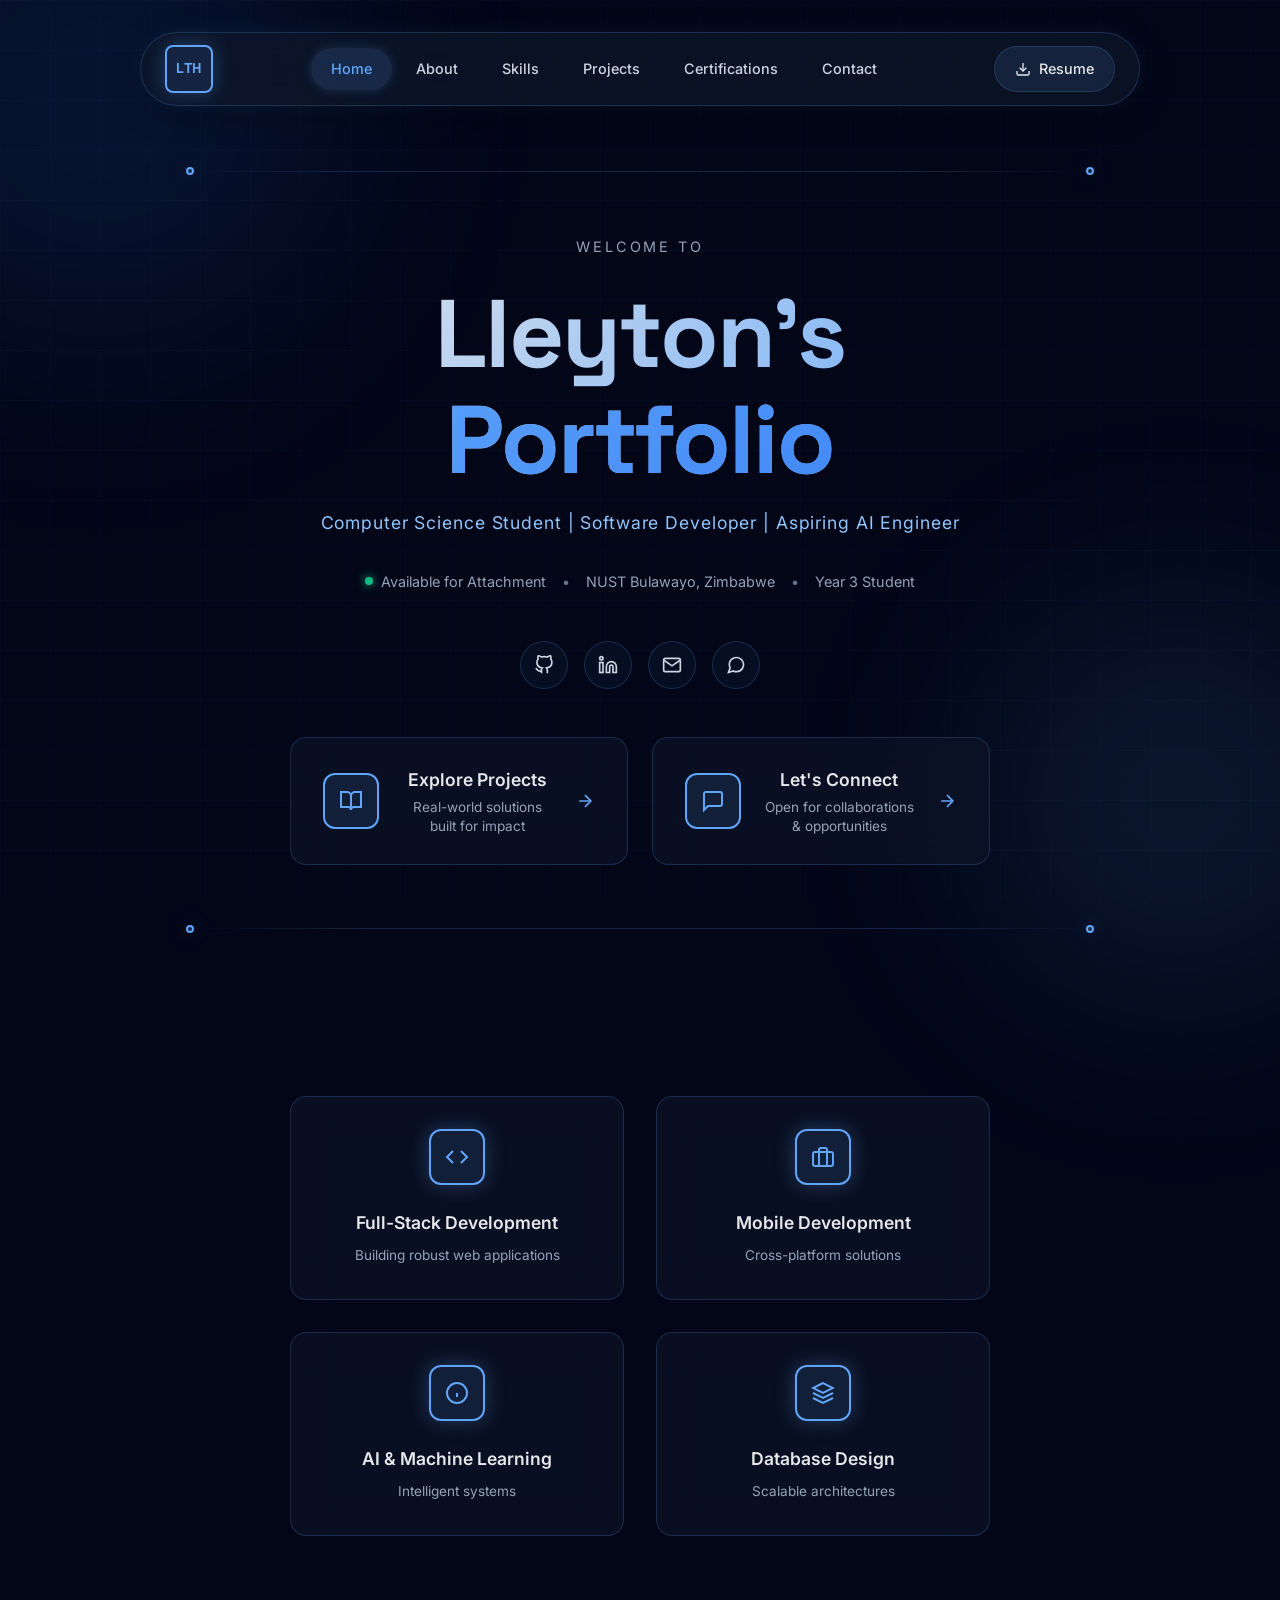
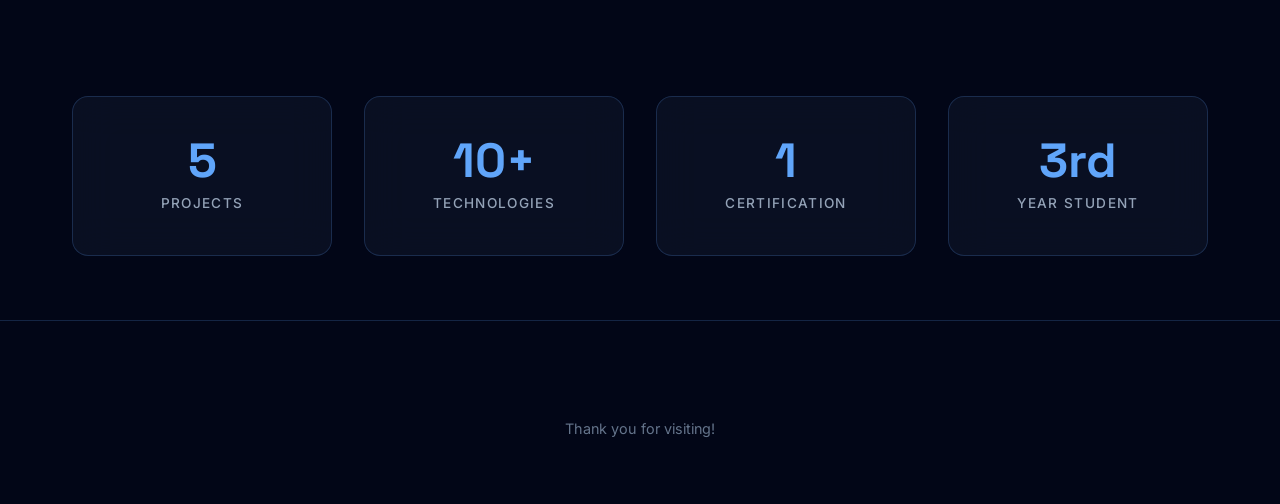
<file: index.html>
<!DOCTYPE html>
<html lang="en">
<head>
    <meta charset="UTF-8">
    <meta name="viewport" content="width=device-width, initial-scale=1.0">
    <meta name="description" content="Lleyton Tinashe Harris — Aspiring AI Engineer | Software Developer.">
    <meta name="author" content="Lleyton Tinashe Harris">
    
    <!-- Favicons -->
    <link rel="icon" type="image/svg+xml" href="favicon.svg">
    <!-- Fallback for older browsers -->
    <link rel="icon" type="image/x-icon" href="favicon.ico">
    <link rel="icon" type="image/png" sizes="32x32" href="favicon-32x32.png">
    <link rel="icon" type="image/png" sizes="16x16" href="favicon-16x16.png">
    <link rel="apple-touch-icon" sizes="180x180" href="apple-touch-icon.png">
    
    <title>Lleyton Tinashe Harris</title>
    
    <!-- Google Fonts -->
    <link rel="preconnect" href="https://fonts.googleapis.com">
    <link rel="preconnect" href="https://fonts.gstatic.com" crossorigin>
    <link href="https://fonts.googleapis.com/css2?family=Inter:wght@300;400;500;600;700;800&family=Space+Grotesk:wght@400;500;600;700&display=swap" rel="stylesheet">
    
    <link rel="stylesheet" href="style.css">
</head>
<body>

    <!-- GRID BACKGROUND -->
    <div class="grid-bg"></div>
    <div class="glow-orb glow-orb--1"></div>
    <div class="glow-orb glow-orb--2"></div>

    <!-- GLASSMORPHIC NAVIGATION -->
    <nav class="nav-glass">
        <div class="nav-glass__inner">
            <!-- Logo -->
            <div class="nav-glass__logo">
                <div class="logo-icon">LTH</div>
            </div>

            <!-- Center Navigation Links -->
            <ul class="nav-glass__menu">
                <li><a href="#home" class="nav-glass__link active" data-navigate="home">Home</a></li>
                <li><a href="#about" class="nav-glass__link" data-navigate="about">About</a></li>
                <li><a href="#skills" class="nav-glass__link" data-navigate="skills">Skills</a></li>
                <li><a href="#projects" class="nav-glass__link" data-navigate="projects">Projects</a></li>
                <li><a href="#certifications" class="nav-glass__link" data-navigate="certifications">Certifications</a></li>
                <li><a href="#contact" class="nav-glass__link" data-navigate="contact">Contact</a></li>
            </ul>

            <!-- Resume Button -->
            <div class="nav-glass__actions">
                <a href="lleyton-harris-cv.pdf" download class="btn-glass">
                    <svg width="16" height="16" viewBox="0 0 24 24" fill="none" stroke="currentColor" stroke-width="2">
                        <path d="M21 15v4a2 2 0 0 1-2 2H5a2 2 0 0 1-2-2v-4"/>
                        <polyline points="7 10 12 15 17 10"/>
                        <line x1="12" y1="15" x2="12" y2="3"/>
                    </svg>
                    Resume
                </a>
            </div>

            <!-- Mobile Hamburger -->
            <button class="nav-glass__hamburger" id="mobile-menu-toggle">
                <span></span>
                <span></span>
                <span></span>
            </button>
        </div>
    </nav>

    <!-- MAIN CONTAINER -->
    <main class="main-container">

        <!-- ============================================
             HERO SECTION
        ============================================= -->
        <section class="hero" id="home">
            <div class="hero__content">
                
                <!-- Blueprint guides -->
                <div class="blueprint-guide blueprint-guide--top"></div>
                <div class="blueprint-guide blueprint-guide--bottom"></div>
                <div class="blueprint-dot blueprint-dot--tl"></div>
                <div class="blueprint-dot blueprint-dot--tr"></div>
                <div class="blueprint-dot blueprint-dot--bl"></div>
                <div class="blueprint-dot blueprint-dot--br"></div>

                <p class="hero__welcome">Welcome to</p>
                
                <h1 class="hero__title">
                    Lleyton's
                    <span class="hero__title-accent">Portfolio</span>
                </h1>

                <p class="hero__subtitle">Computer Science Student | Software Developer | Aspiring AI Engineer</p>
                
                <div class="hero__meta">
                    <span class="meta-item">
                        <span class="status-dot"></span>
                        Available for Attachment
                    </span>
                    <span class="meta-divider">•</span>
                    <span class="meta-item">NUST Bulawayo, Zimbabwe</span>
                    <span class="meta-divider">•</span>
                    <span class="meta-item">Year 3 Student</span>
                </div>

                <!-- Social Icons with WhatsApp -->
                <div class="social-icons">
                    <a href="https://github.com/lleytontinasheharris" target="_blank" rel="noopener" class="social-icon" aria-label="GitHub">
                        <svg width="20" height="20" viewBox="0 0 24 24" fill="none" stroke="currentColor" stroke-width="2">
                            <path d="M9 19c-5 1.5-5-2.5-7-3m14 6v-3.87a3.37 3.37 0 0 0-.94-2.61c3.14-.35 6.44-1.54 6.44-7A5.44 5.44 0 0 0 20 4.77 5.07 5.07 0 0 0 19.91 1S18.73.65 16 2.48a13.38 13.38 0 0 0-7 0C6.27.65 5.09 1 5.09 1A5.07 5.07 0 0 0 5 4.77a5.44 5.44 0 0 0-1.5 3.78c0 5.42 3.3 6.61 6.44 7A3.37 3.37 0 0 0 9 18.13V22"/>
                        </svg>
                    </a>
                    <a href="https://linkedin.com/in/lleyton-tinashe-harris" target="_blank" rel="noopener" class="social-icon" aria-label="LinkedIn">
                        <svg width="20" height="20" viewBox="0 0 24 24" fill="none" stroke="currentColor" stroke-width="2">
                            <path d="M16 8a6 6 0 0 1 6 6v7h-4v-7a2 2 0 0 0-2-2 2 2 0 0 0-2 2v7h-4v-7a6 6 0 0 1 6-6z"/>
                            <rect x="2" y="9" width="4" height="12"/>
                            <circle cx="4" cy="4" r="2"/>
                        </svg>
                    </a>
                    <a href="mailto:tinashelleytonharris@gmail.com" class="social-icon" aria-label="Email">
                        <svg width="20" height="20" viewBox="0 0 24 24" fill="none" stroke="currentColor" stroke-width="2">
                            <path d="M4 4h16c1.1 0 2 .9 2 2v12c0 1.1-.9 2-2 2H4c-1.1 0-2-.9-2-2V6c0-1.1.9-2 2-2z"/>
                            <polyline points="22,6 12,13 2,6"/>
                        </svg>
                    </a>
                    <a href="https://wa.me/263778998636" target="_blank" rel="noopener" class="social-icon" aria-label="WhatsApp">
                        <svg width="20" height="20" viewBox="0 0 24 24" fill="none" stroke="currentColor" stroke-width="2">
                            <path d="M21 11.5a8.38 8.38 0 0 1-.9 3.8 8.5 8.5 0 0 1-7.6 4.7 8.38 8.38 0 0 1-3.8-.9L3 21l1.9-5.7a8.38 8.38 0 0 1-.9-3.8 8.5 8.5 0 0 1 4.7-7.6 8.38 8.38 0 0 1 3.8-.9h.5a8.48 8.48 0 0 1 8 8v.5z"/>
                        </svg>
                    </a>
                </div>

                <!-- Improved CTA Section -->
                <div class="hero__actions">
                    <div class="action-card" data-navigate="projects">
                        <div class="action-card__icon">
                            <svg width="24" height="24" viewBox="0 0 24 24" fill="none" stroke="currentColor" stroke-width="2">
                                <path d="M2 3h6a4 4 0 0 1 4 4v14a3 3 0 0 0-3-3H2z"/>
                                <path d="M22 3h-6a4 4 0 0 0-4 4v14a3 3 0 0 1 3-3h7z"/>
                            </svg>
                        </div>
                        <div class="action-card__content">
                            <h3 class="action-card__title">Explore Projects</h3>
                            <p class="action-card__desc">Real-world solutions built for impact</p>
                        </div>
                        <svg class="action-card__arrow" width="20" height="20" viewBox="0 0 24 24" fill="none" stroke="currentColor" stroke-width="2">
                            <line x1="5" y1="12" x2="19" y2="12"/>
                            <polyline points="12 5 19 12 12 19"/>
                        </svg>
                    </div>

                    <div class="action-card" data-navigate="contact">
                        <div class="action-card__icon">
                            <svg width="24" height="24" viewBox="0 0 24 24" fill="none" stroke="currentColor" stroke-width="2">
                                <path d="M21 15a2 2 0 0 1-2 2H7l-4 4V5a2 2 0 0 1 2-2h14a2 2 0 0 1 2 2z"/>
                            </svg>
                        </div>
                        <div class="action-card__content">
                            <h3 class="action-card__title">Let's Connect</h3>
                            <p class="action-card__desc">Open for collaborations & opportunities</p>
                        </div>
                        <svg class="action-card__arrow" width="20" height="20" viewBox="0 0 24 24" fill="none" stroke="currentColor" stroke-width="2">
                            <line x1="5" y1="12" x2="19" y2="12"/>
                            <polyline points="12 5 19 12 12 19"/>
                        </svg>
                    </div>
                </div>

            </div>
        </section>

        <!-- ============================================
             SPECIALIZATION TIMELINE
        ============================================= -->
        <section class="timeline">
            <div class="timeline__track">
                
                <div class="timeline__node">
                    <div class="node-card">
                        <div class="node-icon">
                            <svg width="24" height="24" viewBox="0 0 24 24" fill="none" stroke="currentColor" stroke-width="2">
                                <polyline points="16 18 22 12 16 6"/>
                                <polyline points="8 6 2 12 8 18"/>
                            </svg>
                        </div>
                        <h3>Full-Stack Development</h3>
                        <p>Building robust web applications</p>
                    </div>
                </div>

                <div class="timeline__connector"></div>

                <div class="timeline__node">
                    <div class="node-card">
                        <div class="node-icon">
                            <svg width="24" height="24" viewBox="0 0 24 24" fill="none" stroke="currentColor" stroke-width="2">
                                <rect x="2" y="7" width="20" height="14" rx="2" ry="2"/>
                                <path d="M16 21V5a2 2 0 0 0-2-2h-4a2 2 0 0 0-2 2v16"/>
                            </svg>
                        </div>
                        <h3>Mobile Development</h3>
                        <p>Cross-platform solutions</p>
                    </div>
                </div>

                <div class="timeline__connector"></div>

                <div class="timeline__node">
                    <div class="node-card">
                        <div class="node-icon">
                            <svg width="24" height="24" viewBox="0 0 24 24" fill="none" stroke="currentColor" stroke-width="2">
                                <circle cx="12" cy="12" r="10"/>
                                <path d="M12 16v-4"/>
                                <path d="M12 8h.01"/>
                            </svg>
                        </div>
                        <h3>AI & Machine Learning</h3>
                        <p>Intelligent systems</p>
                    </div>
                </div>

                <div class="timeline__connector"></div>

                <div class="timeline__node">
                    <div class="node-card">
                        <div class="node-icon">
                            <svg width="24" height="24" viewBox="0 0 24 24" fill="none" stroke="currentColor" stroke-width="2">
                                <path d="M12 2L2 7l10 5 10-5-10-5z"/>
                                <path d="M2 17l10 5 10-5M2 12l10 5 10-5"/>
                            </svg>
                        </div>
                        <h3>Database Design</h3>
                        <p>Scalable architectures</p>
                    </div>
                </div>

            </div>
        </section>

        <!-- ============================================
             QUICK STATS
        ============================================= -->
        <section class="stats">
            <div class="stat-card">
                <div class="stat-number">5</div>
                <div class="stat-label">Projects</div>
            </div>
            <div class="stat-card">
                <div class="stat-number">10+</div>
                <div class="stat-label">Technologies</div>
            </div>
            <div class="stat-card">
                <div class="stat-number">1</div>
                <div class="stat-label">Certification</div>
            </div>
            <div class="stat-card">
                <div class="stat-number">3rd</div>
                <div class="stat-label">Year Student</div>
            </div>
        </section>

        <!-- ============================================
             FOOTER
        ============================================= -->
        <footer class="footer">
            <p class="footer__subtext">Thank you for visiting!</p>
        </footer>

    </main>

    <!-- ============================================
         PAGE OVERLAY
    ============================================= -->
    <div id="page-overlay" class="page-overlay">
        <div class="overlay-inner">
            <div class="overlay-topbar">
                <button class="close-page" id="close-page">
                    <svg width="18" height="18" viewBox="0 0 24 24" fill="none" stroke="currentColor" stroke-width="2">
                        <line x1="18" y1="6" x2="6" y2="18"/>
                        <line x1="6" y1="6" x2="18" y2="18"/>
                    </svg>
                    Back
                </button>
            </div>
            <div class="page-content" id="page-content"></div>
        </div>
    </div>

    <script src="script.js"></script>
</body>
</html>
</file>
<file: style.css>
/* ================================================================
   LLEYTON TINASHE HARRIS — FUTURISTIC PORTFOLIO
   Cyber-Tech Interface Design
================================================================ */

/* ================================================================
   ROOT VARIABLES
================================================================ */

:root {
    /* Colors */
    --bg-primary: #020617;
    --bg-secondary: #030712;
    --bg-tertiary: #0A1022;
    --bg-card: rgba(15, 23, 42, 0.6);
    
    /* Accent Colors */
    --accent-primary: #60A5FA;
    --accent-secondary: #3B82F6;
    --accent-light: #93C5FD;
    --accent-glow: rgba(96, 165, 250, 0.4);
    
    /* Text Colors */
    --text-primary: #E5E7EB;
    --text-secondary: #CBD5E1;
    --text-muted: #94A3B8;
    --text-dim: #64748B;
    
    /* Effects */
    --border-color: rgba(96, 165, 250, 0.2);
    --glow-sm: 0 0 20px rgba(96, 165, 250, 0.3);
    --glow-md: 0 0 40px rgba(96, 165, 250, 0.4);
    --glow-lg: 0 0 60px rgba(96, 165, 250, 0.5);
    
    /* Transitions */
    --transition-fast: 0.2s cubic-bezier(0.4, 0, 0.2, 1);
    --transition-base: 0.3s cubic-bezier(0.4, 0, 0.2, 1);
    --transition-slow: 0.6s cubic-bezier(0.4, 0, 0.2, 1);
}

/* ================================================================
   RESET & BASE
================================================================ */

*, *::before, *::after {
    margin: 0;
    padding: 0;
    box-sizing: border-box;
}

html {
    overflow-x: hidden;
    /* Hide html scrollbar */
    scrollbar-width: none;
}

html::-webkit-scrollbar {
    display: none;
}

body {
    font-family: 'Inter', -apple-system, BlinkMacSystemFont, sans-serif;
    background: var(--bg-primary);
    color: var(--text-primary);
    line-height: 1.6;
    overflow-x: hidden;
    -webkit-font-smoothing: antialiased;
    -moz-osx-font-smoothing: grayscale;
    /* Hide body scrollbar — Firefox */
    scrollbar-width: none;
}

/* Hide body scrollbar — WebKit */
body::-webkit-scrollbar {
    display: none;
}

/* Lock body when overlay is open */
body.overlay-open {
    overflow: hidden;
}

/* ================================================================
   GRID BACKGROUND
================================================================ */

.grid-bg {
    position: fixed;
    inset: 0;
    background-image: 
        linear-gradient(rgba(96, 165, 250, 0.03) 1px, transparent 1px),
        linear-gradient(90deg, rgba(96, 165, 250, 0.03) 1px, transparent 1px);
    background-size: 50px 50px;
    pointer-events: none;
    z-index: 0;
}

/* ================================================================
   GLOW ORBS
================================================================ */

.glow-orb {
    position: fixed;
    border-radius: 50%;
    filter: blur(100px);
    opacity: 0.15;
    pointer-events: none;
    z-index: 0;
    animation: float 20s ease-in-out infinite;
}

.glow-orb--1 {
    width: 600px;
    height: 600px;
    background: radial-gradient(circle, #3B82F6, transparent);
    top: -200px;
    left: -200px;
}

.glow-orb--2 {
    width: 500px;
    height: 500px;
    background: radial-gradient(circle, #60A5FA, transparent);
    bottom: -150px;
    right: -150px;
    animation-delay: -10s;
}

@keyframes float {
    0%, 100% { transform: translate(0, 0); }
    33% { transform: translate(30px, -30px); }
    66% { transform: translate(-20px, 20px); }
}

/* ================================================================
   NAVIGATION
================================================================ */

.nav {
    position: fixed;
    top: 0;
    left: 0;
    right: 0;
    z-index: 100;
    display: flex;
    justify-content: space-between;
    align-items: center;
    padding: 2rem 4rem;
    background: rgba(2, 6, 23, 0.6);
    backdrop-filter: blur(20px);
    border-bottom: 1px solid var(--border-color);
}

.nav__logo {
    display: flex;
    align-items: center;
    gap: 1rem;
}

.logo-icon {
    width: 48px;
    height: 48px;
    display: flex;
    align-items: center;
    justify-content: center;
    background: rgba(96, 165, 250, 0.1);
    border: 2px solid var(--accent-primary);
    border-radius: 8px;
    font-family: 'Space Grotesk', monospace;
    font-weight: 700;
    font-size: 0.9rem;
    color: var(--accent-primary);
    letter-spacing: 0.05em;
    box-shadow: var(--glow-sm);
    transition: all var(--transition-base);
}

.logo-icon:hover {
    box-shadow: var(--glow-md);
    transform: scale(1.05);
}

/* ================================================================
   BUTTONS
================================================================ */

.btn-glass {
    padding: 0.75rem 1.5rem;
    background: rgba(96, 165, 250, 0.1);
    border: 1px solid var(--border-color);
    border-radius: 50px;
    color: var(--text-primary);
    font-size: 0.9rem;
    font-weight: 500;
    text-decoration: none;
    backdrop-filter: blur(10px);
    transition: all var(--transition-base);
    cursor: pointer;
}

.btn-glass:hover {
    background: rgba(96, 165, 250, 0.2);
    border-color: var(--accent-primary);
    box-shadow: var(--glow-sm);
}

.btn-primary {
    padding: 1rem 2rem;
    background: var(--accent-primary);
    border: none;
    border-radius: 50px;
    color: var(--bg-primary);
    font-size: 0.95rem;
    font-weight: 600;
    display: inline-flex;
    align-items: center;
    gap: 0.5rem;
    cursor: pointer;
    transition: all var(--transition-base);
    box-shadow: var(--glow-md);
}

.btn-primary:hover {
    background: var(--accent-secondary);
    box-shadow: var(--glow-lg);
    transform: translateY(-2px);
}

.btn-secondary {
    padding: 1rem 2rem;
    background: transparent;
    border: 2px solid var(--accent-primary);
    border-radius: 50px;
    color: var(--accent-primary);
    font-size: 0.95rem;
    font-weight: 600;
    cursor: pointer;
    transition: all var(--transition-base);
}

.btn-secondary:hover {
    background: rgba(96, 165, 250, 0.1);
    box-shadow: var(--glow-sm);
}

/* ================================================================
   MAIN CONTAINER
================================================================ */

.main-container {
    position: relative;
    z-index: 1;
    padding-top: 100px;
}

/* ================================================================
   HERO SECTION
================================================================ */

.hero {
    min-height: 100vh;
    display: flex;
    align-items: center;
    justify-content: center;
    padding: 4rem 2rem;
    position: relative;
}

.hero__content {
    max-width: 900px;
    width: 100%;
    text-align: center;
    position: relative;
    padding: 4rem 2rem;
}

/* Blueprint Guides */
.blueprint-guide {
    position: absolute;
    left: 0;
    right: 0;
    height: 1px;
    background: linear-gradient(90deg, 
        transparent, 
        var(--border-color) 20%, 
        var(--border-color) 80%, 
        transparent
    );
}

.blueprint-guide--top { top: 0; }
.blueprint-guide--bottom { bottom: 0; }

.blueprint-dot {
    position: absolute;
    width: 8px;
    height: 8px;
    border: 2px solid var(--accent-primary);
    border-radius: 50%;
    background: rgba(96, 165, 250, 0.2);
    box-shadow: var(--glow-sm);
}

.blueprint-dot--tl { top: -4px; left: -4px; }
.blueprint-dot--tr { top: -4px; right: -4px; }
.blueprint-dot--bl { bottom: -4px; left: -4px; }
.blueprint-dot--br { bottom: -4px; right: -4px; }

/* Hero Text */
.hero__welcome {
    font-size: 0.9rem;
    font-weight: 400;
    letter-spacing: 0.2em;
    text-transform: uppercase;
    color: var(--text-muted);
    margin-bottom: 1.5rem;
}

.hero__title {
    font-family: 'Space Grotesk', sans-serif;
    font-size: clamp(3rem, 8vw, 6rem);
    font-weight: 800;
    letter-spacing: -0.02em;
    line-height: 1.1;
    margin-bottom: 1rem;
    background: linear-gradient(135deg, #E5E7EB 0%, #60A5FA 100%);
    -webkit-background-clip: text;
    -webkit-text-fill-color: transparent;
    background-clip: text;
    animation: glow-pulse 4s ease-in-out infinite;
}

.hero__title-accent {
    display: block;
    background: linear-gradient(135deg, #60A5FA 0%, #3B82F6 100%);
    -webkit-background-clip: text;
    -webkit-text-fill-color: transparent;
    background-clip: text;
}

@keyframes glow-pulse {
    0%, 100% { filter: brightness(1); }
    50% { filter: brightness(1.2); }
}

.hero__subtitle {
    font-size: 1.1rem;
    font-weight: 400;
    color: var(--accent-light);
    margin-bottom: 2rem;
    letter-spacing: 0.05em;
}

.hero__meta {
    display: flex;
    align-items: center;
    justify-content: center;
    gap: 1rem;
    flex-wrap: wrap;
    margin-bottom: 3rem;
    font-size: 0.9rem;
    color: var(--text-muted);
}

.meta-item {
    display: flex;
    align-items: center;
    gap: 0.5rem;
}

.status-dot {
    width: 8px;
    height: 8px;
    border-radius: 50%;
    background: #10B981;
    box-shadow: 0 0 10px #10B981;
    animation: pulse-dot 2s ease-in-out infinite;
}

@keyframes pulse-dot {
    0%, 100% { box-shadow: 0 0 10px #10B981; }
    50% { box-shadow: 0 0 20px #10B981, 0 0 30px rgba(16, 185, 129, 0.5); }
}

.meta-divider { color: var(--text-dim); }

/* Social Icons */
.social-icons {
    display: flex;
    align-items: center;
    justify-content: center;
    gap: 1rem;
    margin-bottom: 3rem;
}

.social-icon {
    width: 48px;
    height: 48px;
    display: flex;
    align-items: center;
    justify-content: center;
    background: rgba(96, 165, 250, 0.05);
    border: 1px solid var(--border-color);
    border-radius: 50%;
    color: var(--text-secondary);
    backdrop-filter: blur(10px);
    transition: all var(--transition-base);
}

.social-icon:hover {
    background: rgba(96, 165, 250, 0.15);
    border-color: var(--accent-primary);
    color: var(--accent-primary);
    box-shadow: var(--glow-sm);
    transform: translateY(-4px);
}

/* Hero CTA */
.hero__cta {
    display: flex;
    align-items: center;
    justify-content: center;
    gap: 1.5rem;
    flex-wrap: wrap;
}

/* ================================================================
   TIMELINE SECTION — 2x2 GRID
================================================================ */

.timeline {
    padding: 6rem 2rem;
    overflow: hidden;
}

.timeline__track {
    max-width: 700px;
    margin: 0 auto;
    display: grid;
    grid-template-columns: repeat(2, 1fr);
    gap: 2rem;
}

.timeline__connector {
    display: none;
}

.timeline__node {
    width: 100%;
}

.node-card {
    width: 100%;
    padding: 2rem 1.5rem;
    background: var(--bg-card);
    border: 1px solid var(--border-color);
    border-radius: 16px;
    backdrop-filter: blur(20px);
    text-align: center;
    transition: all var(--transition-base);
}

.node-card:hover {
    border-color: var(--accent-primary);
    box-shadow: var(--glow-md);
    transform: translateY(-8px);
}

.node-icon {
    width: 56px;
    height: 56px;
    margin: 0 auto 1.5rem;
    display: flex;
    align-items: center;
    justify-content: center;
    background: rgba(96, 165, 250, 0.1);
    border: 2px solid var(--accent-primary);
    border-radius: 12px;
    color: var(--accent-primary);
    box-shadow: var(--glow-sm);
}

.node-card h3 {
    font-size: 1.1rem;
    font-weight: 600;
    color: var(--text-primary);
    margin-bottom: 0.5rem;
}

.node-card p {
    font-size: 0.85rem;
    color: var(--text-muted);
}

/* ================================================================
   STATS SECTION
================================================================ */

.stats {
    max-width: 1200px;
    margin: 0 auto;
    padding: 4rem 2rem;
    display: grid;
    grid-template-columns: repeat(auto-fit, minmax(200px, 1fr));
    gap: 2rem;
}

.stat-card {
    padding: 2.5rem 2rem;
    background: var(--bg-card);
    border: 1px solid var(--border-color);
    border-radius: 16px;
    backdrop-filter: blur(20px);
    text-align: center;
    transition: all var(--transition-base);
}

.stat-card:hover {
    border-color: var(--accent-primary);
    box-shadow: var(--glow-md);
    transform: translateY(-4px);
}

.stat-number {
    font-family: 'Space Grotesk', monospace;
    font-size: 3rem;
    font-weight: 700;
    color: var(--accent-primary);
    line-height: 1;
    margin-bottom: 0.5rem;
}

.stat-label {
    font-size: 0.85rem;
    font-weight: 500;
    letter-spacing: 0.1em;
    text-transform: uppercase;
    color: var(--text-muted);
}

/* ================================================================
   NAVIGATION GRID
================================================================ */

.nav-grid {
    max-width: 1400px;
    margin: 0 auto;
    padding: 4rem 2rem;
    display: grid;
    grid-template-columns: repeat(5, 1fr);
    gap: 1.25rem;
}

.nav-card {
    padding: 2rem 1rem;
    background: var(--bg-card);
    border: 1px solid var(--border-color);
    border-radius: 20px;
    backdrop-filter: blur(20px);
    text-align: center;
    cursor: pointer;
    transition: all var(--transition-base);
    position: relative;
    overflow: hidden;
}

.nav-card::before {
    content: '';
    position: absolute;
    inset: 0;
    background: linear-gradient(135deg, transparent, rgba(96, 165, 250, 0.1));
    opacity: 0;
    transition: opacity var(--transition-base);
}

.nav-card:hover::before { opacity: 1; }

.nav-card:hover {
    border-color: var(--accent-primary);
    box-shadow: var(--glow-md);
    transform: translateY(-8px);
}

.nav-card__icon {
    width: 56px;
    height: 56px;
    margin: 0 auto 1.25rem;
    display: flex;
    align-items: center;
    justify-content: center;
    background: rgba(96, 165, 250, 0.1);
    border: 2px solid var(--accent-primary);
    border-radius: 14px;
    color: var(--accent-primary);
    box-shadow: var(--glow-sm);
    transition: all var(--transition-base);
}

.nav-card:hover .nav-card__icon {
    box-shadow: var(--glow-md);
    transform: scale(1.1);
}

.nav-card__title {
    font-size: 1.1rem;
    font-weight: 600;
    color: var(--text-primary);
    margin-bottom: 0.5rem;
}

.nav-card__desc {
    font-size: 0.8rem;
    color: var(--text-muted);
    line-height: 1.5;
}

/* ================================================================
   FOOTER
================================================================ */

.footer {
    padding: 6rem 2rem 4rem;
    text-align: center;
    border-top: 1px solid var(--border-color);
}

.footer__text {
    font-size: 2rem;
    font-weight: 300;
    color: var(--text-secondary);
    margin-bottom: 0.5rem;
}

.footer__subtext {
    font-size: 0.9rem;
    color: var(--text-dim);
}

/* ================================================================
   PAGE OVERLAY — THE ONLY SCROLLBAR IN THE APP
================================================================ */

.page-overlay {
    position: fixed;
    inset: 0;
    z-index: 200;
    background: rgba(2, 6, 23, 0.97);
    backdrop-filter: blur(20px);
    /* This is the ONLY element that scrolls */
    overflow-y: auto;
    overflow-x: hidden;
    opacity: 0;
    pointer-events: none;
    transition: opacity var(--transition-slow);
    /* Firefox custom scrollbar */
    scrollbar-width: thin;
    scrollbar-color: var(--accent-primary) rgba(2, 6, 23, 0.5);
}

.page-overlay.active {
    opacity: 1;
    pointer-events: auto;
}

/* WebKit custom scrollbar on overlay only */
.page-overlay::-webkit-scrollbar {
    width: 5px;
}

.page-overlay::-webkit-scrollbar-track {
    background: rgba(2, 6, 23, 0.8);
}

.page-overlay::-webkit-scrollbar-thumb {
    background: var(--accent-primary);
    border-radius: 3px;
    box-shadow: 0 0 6px rgba(96, 165, 250, 0.5);
}

.page-overlay::-webkit-scrollbar-thumb:hover {
    background: var(--accent-light);
}

/* ================================================================
   OVERLAY INNER LAYOUT
================================================================ */

.overlay-inner {
    min-height: 100%;
    display: flex;
    flex-direction: column;
}

.overlay-topbar {
    position: sticky;
    top: 0;
    z-index: 10;
    display: flex;
    align-items: center;
    padding: 1.25rem 3rem;
    background: rgba(2, 6, 23, 0.95);
    backdrop-filter: blur(10px);
    border-bottom: 1px solid var(--border-color);
}

.close-page {
    display: inline-flex;
    align-items: center;
    gap: 0.5rem;
    padding: 0.6rem 1.25rem;
    background: rgba(96, 165, 250, 0.08);
    border: 1px solid var(--border-color);
    border-radius: 50px;
    color: var(--text-secondary);
    font-family: 'Inter', sans-serif;
    font-size: 0.85rem;
    font-weight: 500;
    cursor: pointer;
    transition: all var(--transition-base);
}

.close-page:hover {
    background: rgba(96, 165, 250, 0.15);
    border-color: var(--accent-primary);
    color: var(--accent-primary);
    box-shadow: var(--glow-sm);
}

.page-content {
    max-width: 1100px;
    margin: 0 auto;
    padding: 4rem 3rem;
    width: 100%;
    flex: 1;
    animation: slideUp var(--transition-slow) ease;
}

@keyframes slideUp {
    from { opacity: 0; transform: translateY(30px); }
    to { opacity: 1; transform: translateY(0); }
}

/* ================================================================
   ERROR CONTAINER
================================================================ */

.error-container {
    display: flex;
    align-items: center;
    justify-content: center;
    min-height: 60vh;
    padding: 2rem;
}

.error-card {
    max-width: 600px;
    width: 100%;
    padding: 4rem 3rem;
    background: var(--bg-card);
    border: 1px solid var(--border-color);
    border-radius: 20px;
    backdrop-filter: blur(20px);
    text-align: center;
}

.error-card h2 {
    font-size: 2rem;
    font-weight: 700;
    color: var(--text-primary);
    margin-bottom: 1rem;
}

.error-card p {
    font-size: 1rem;
    color: var(--text-secondary);
    line-height: 1.8;
    margin-bottom: 1rem;
}

.error-hint {
    padding: 1rem 1.5rem;
    background: rgba(96, 165, 250, 0.08);
    border: 1px solid var(--border-color);
    border-radius: 8px;
    font-size: 0.9rem;
    color: var(--text-muted);
    margin-top: 1.5rem;
    margin-bottom: 2rem;
}

/* ================================================================
   RESPONSIVE
================================================================ */

@media (max-width: 1024px) {
    .nav-grid {
        grid-template-columns: repeat(3, 1fr);
    }
}

@media (max-width: 768px) {
    .nav {
        padding: 1.5rem 2rem;
    }

    .hero__title {
        font-size: 3rem;
    }

    .timeline__track {
        grid-template-columns: 1fr;
        max-width: 340px;
    }

    .stats {
        grid-template-columns: 1fr 1fr;
    }

    .nav-grid {
        grid-template-columns: 1fr 1fr;
    }

    .hero__cta {
        flex-direction: column;
        width: 100%;
    }

    .btn-primary,
    .btn-secondary {
        width: 100%;
        justify-content: center;
    }

    .overlay-topbar {
        padding: 1rem 1.5rem;
    }

    .page-content {
        padding: 2rem 1.5rem;
    }
}

@media (max-width: 480px) {
    .nav-grid {
        grid-template-columns: 1fr;
    }
}

/* ================================================================
   GLASSMORPHIC NAVIGATION BAR
================================================================ */

.nav-glass {
    position: fixed;
    top: 2rem;
    left: 50%;
    transform: translateX(-50%);
    z-index: 1000;
    width: calc(100% - 4rem);
    max-width: 1000px;
}

.nav-glass__inner {
    display: flex;
    align-items: center;
    justify-content: space-between;
    padding: 0.75rem 1.5rem;
    background: rgba(15, 23, 42, 0.7);
    backdrop-filter: blur(20px);
    -webkit-backdrop-filter: blur(20px);
    border: 1px solid var(--border-color);
    border-radius: 100px;
    box-shadow: 0 8px 32px rgba(0, 0, 0, 0.3), 0 0 20px rgba(96, 165, 250, 0.1);
}

.nav-glass__logo {
    display: flex;
    align-items: center;
}

.nav-glass__menu {
    display: flex;
    align-items: center;
    gap: 0.25rem;
    list-style: none;
    margin: 0;
    padding: 0;
}

.nav-glass__link {
    display: block;
    padding: 0.6rem 1.25rem;
    color: var(--text-secondary);
    text-decoration: none;
    font-size: 0.9rem;
    font-weight: 500;
    border-radius: 50px;
    transition: all var(--transition-base);
    position: relative;
}

.nav-glass__link:hover {
    color: var(--accent-primary);
    background: rgba(96, 165, 250, 0.1);
}

.nav-glass__link.active {
    color: var(--accent-primary);
    background: rgba(96, 165, 250, 0.15);
    box-shadow: 0 0 12px rgba(96, 165, 250, 0.2);
}

.nav-glass__actions .btn-glass {
    display: inline-flex;
    align-items: center;
    gap: 0.5rem;
    padding: 0.65rem 1.25rem;
    font-size: 0.9rem;
}

.nav-glass__hamburger {
    display: none;
    flex-direction: column;
    gap: 4px;
    background: none;
    border: none;
    cursor: pointer;
    padding: 0.5rem;
}

.nav-glass__hamburger span {
    width: 24px;
    height: 2px;
    background: var(--accent-primary);
    border-radius: 2px;
    transition: all var(--transition-base);
}

.nav-glass__hamburger.active span:nth-child(1) {
    transform: translateY(6px) rotate(45deg);
}

.nav-glass__hamburger.active span:nth-child(2) {
    opacity: 0;
}

.nav-glass__hamburger.active span:nth-child(3) {
    transform: translateY(-6px) rotate(-45deg);
}

/* ================================================================
   IMPROVED ACTION CARDS (replacing basic buttons)
================================================================ */

.hero__actions {
    display: grid;
    grid-template-columns: repeat(2, 1fr);
    gap: 1.5rem;
    margin-top: 3rem;
    max-width: 700px;
    margin-left: auto;
    margin-right: auto;
}

.action-card {
    display: flex;
    align-items: center;
    gap: 1.25rem;
    padding: 1.75rem 2rem;
    background: rgba(15, 23, 42, 0.6);
    backdrop-filter: blur(20px);
    border: 1px solid var(--border-color);
    border-radius: 16px;
    cursor: pointer;
    transition: all var(--transition-base);
    position: relative;
    overflow: hidden;
}

.action-card::before {
    content: '';
    position: absolute;
    inset: 0;
    background: linear-gradient(135deg, transparent, rgba(96, 165, 250, 0.1));
    opacity: 0;
    transition: opacity var(--transition-base);
}

.action-card:hover::before {
    opacity: 1;
}

.action-card:hover {
    border-color: var(--accent-primary);
    box-shadow: var(--glow-md);
    transform: translateY(-4px);
}

.action-card__icon {
    width: 56px;
    height: 56px;
    flex-shrink: 0;
    display: flex;
    align-items: center;
    justify-content: center;
    background: rgba(96, 165, 250, 0.1);
    border: 2px solid var(--accent-primary);
    border-radius: 12px;
    color: var(--accent-primary);
    transition: all var(--transition-base);
}

.action-card:hover .action-card__icon {
    box-shadow: var(--glow-sm);
    transform: scale(1.1);
}

.action-card__content {
    flex: 1;
}

.action-card__title {
    font-size: 1.1rem;
    font-weight: 600;
    color: var(--text-primary);
    margin-bottom: 0.25rem;
}

.action-card__desc {
    font-size: 0.85rem;
    color: var(--text-muted);
    line-height: 1.4;
}

.action-card__arrow {
    flex-shrink: 0;
    color: var(--accent-primary);
    transition: transform var(--transition-base);
}

.action-card:hover .action-card__arrow {
    transform: translateX(4px);
}

/* Remove old CTA buttons */
.hero__cta {
    display: none;
}

/* ================================================================
   RESPONSIVE NAV
================================================================ */

@media (max-width: 1024px) {
    .nav-glass {
        width: calc(100% - 2rem);
        top: 1rem;
    }

    .nav-glass__menu {
        gap: 0;
    }

    .nav-glass__link {
        padding: 0.5rem 0.9rem;
        font-size: 0.85rem;
    }
}

@media (max-width: 768px) {
    .nav-glass__menu {
        display: none;
    }

    .nav-glass__menu.mobile-open {
        display: flex;
        flex-direction: column;
        position: absolute;
        top: calc(100% + 1rem);
        left: 0;
        right: 0;
        background: rgba(15, 23, 42, 0.95);
        backdrop-filter: blur(20px);
        border: 1px solid var(--border-color);
        border-radius: 20px;
        padding: 1rem;
        gap: 0.5rem;
        box-shadow: 0 8px 32px rgba(0, 0, 0, 0.4);
    }

    .nav-glass__hamburger {
        display: flex;
    }

    .nav-glass__actions {
        display: none;
    }

    .hero__actions {
        grid-template-columns: 1fr;
    }

    .action-card {
        padding: 1.5rem;
    }
}
</file>
